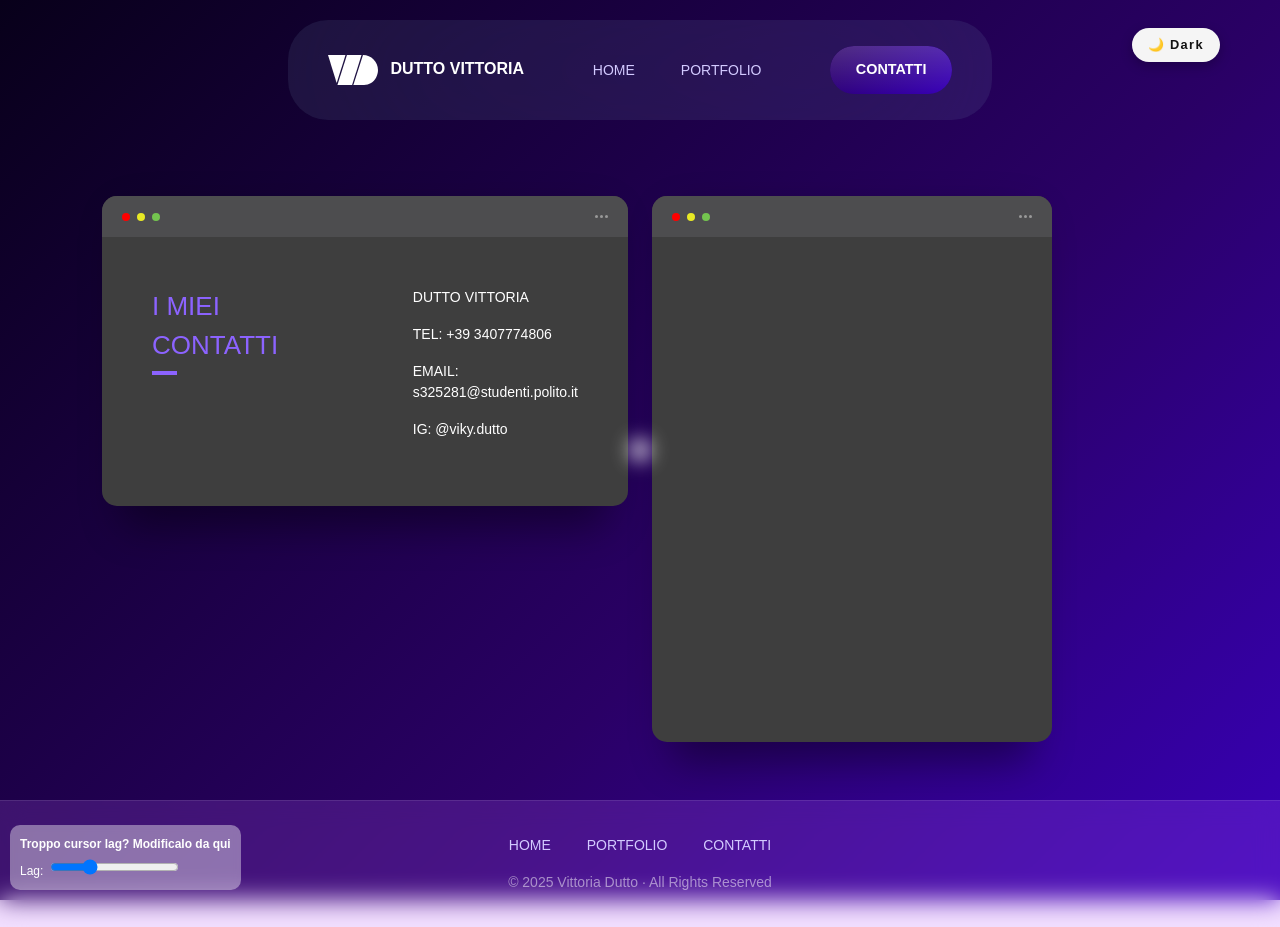
<file: DUP_contatti.html>
<!DOCTYPE html>
<html lang="it">
<head>
  <meta charset="UTF-8" />
  <meta name="viewport" content="width=device-width, initial-scale=1.0" />
  <title>VITTORIA DUTTO</title>
  <link rel="icon" type="image/png" href="img/LOGO_VD_NERO0.svg" />

  <!-- Bootstrap CSS -->
  <link href="https://cdn.jsdelivr.net/npm/bootstrap@5.3.3/dist/css/bootstrap.min.css" rel="stylesheet" />

  <!-- CSS -->
  <link rel="stylesheet" href="css/style.css" />

  <!-- JS -->
  <script src="DUP_javascript.js" defer></script>
</head>

<body>

  <!-- ================================================================ NAVBAR ================================================================ -->
  <nav class="navbar navbar-expand-lg custom-navbar fixed-top">
    <div class="container">
      <a class="navbar-brand text-white fw-bold" href="index.html">
        <img src="img/LOGO_VD0.svg" alt="Logo" width="50" height="50" />
        <span class="ms-2">DUTTO VITTORIA</span>
      </a>

      <button class="navbar-toggler bg-light" type="button" data-bs-toggle="collapse" data-bs-target="#navbarNav">
        <span class="navbar-toggler-icon"></span>
      </button>

      <div class="collapse navbar-collapse justify-content-center" id="navbarNav">
        <ul class="navbar-nav mb-2 mb-lg-0">
          <li class="nav-item"><a class="nav-link" href="index.html">HOME</a></li>
          <li class="nav-item"><a class="nav-link" href="DUP_portfolio.html">PORTFOLIO</a></li>
        </ul>
      </div>

      <a href="DUP_contatti.html" class="btn btn-purple ms-3">CONTATTI</a>
    </div>
  </nav>

  <!-- ============================================================= THEME TOGGLE ============================================================= -->
  <div class="theme-toggle-wrapper">
    <button id="toggle-theme" class="btn theme-toggle-btn">🌙 Dark</button>
  </div>

  <!-- =============================================================== CONTENUTI =============================================================== -->
  <div class="container my-5 pt-5">
    <div class="row g-4">

      <!-- =================================================== RIQUADRO CONTATTI =================================================== -->
      <div class="col-12 col-lg-6">
        <div class="background">
          <div class="screen">
            <div class="screen-header">
              <div class="screen-header-left">
                <div class="screen-header-button close"></div>
                <div class="screen-header-button maximize"></div>
                <div class="screen-header-button minimize"></div>
              </div>
              <div class="screen-header-right">
                <div class="screen-header-ellipsis"></div>
                <div class="screen-header-ellipsis"></div>
                <div class="screen-header-ellipsis"></div>
              </div>
            </div>

            <div class="screen-body">
              <div class="screen-body-item left">
                <div class="app-title">
                  <span>I MIEI</span>
                  <span>CONTATTI</span>
                </div>
              </div>

              <div class="screen-body-item">
                <div class="app-form">
                  <div class="app-form-group"><p>DUTTO VITTORIA</p></div>
                  <div class="app-form-group"><p>TEL: +39 3407774806</p></div>
                  <div class="app-form-group"><p>EMAIL: s325281@studenti.polito.it</p></div>
                  <div class="app-form-group"><p>IG: @viky.dutto</p></div>
                </div>
              </div>
            </div>

          </div>
        </div>
      </div>

      <!-- =================================================== MAPPA =================================================== -->
      <div class="col-12 col-lg-6">
        <div class="background">
          <div class="screen">
            <div class="screen-header">
              <div class="screen-header-left">
                <div class="screen-header-button close"></div>
                <div class="screen-header-button maximize"></div>
                <div class="screen-header-button minimize"></div>
              </div>
              <div class="screen-header-right">
                <div class="screen-header-ellipsis"></div>
                <div class="screen-header-ellipsis"></div>
                <div class="screen-header-ellipsis"></div>
              </div>
            </div>

            <div class="screen-body">
              <div class="screen-body-item">
                <iframe
                  src="https://www.google.com/maps/embed?pb=!1m18!1m12!1m3!1d57495.212183054246!2d7.514989392581892!3d44.392075395418665!2m3!1f0!2f0!3f0!3m2!1i1024!2i768!4f13.1!3m3!1m2!1s0x12cd6938c78138a7%3A0x135d6bcb1726e647!2s12100%20Cuneo%20CN!5e1!3m2!1sit!2sit!4v1767712771998!5m2!1sit!2sit"
                  width="600"
                  height="450"
                  style="border:0;"
                  allowfullscreen=""
                  loading="lazy"
                  referrerpolicy="no-referrer-when-downgrade">
                </iframe>
              </div>
            </div>

          </div>
        </div>
      </div>

    </div>
  </div>

  <!-- Bootstrap JS -->
  <script src="https://cdn.jsdelivr.net/npm/bootstrap@5.3.3/dist/js/bootstrap.bundle.min.js"></script>

  <!-- ================================================================ FOOTER ================================================================ -->
  <footer class="custom-footer text-center py-4 mt-auto">
    <div class="container">
      <div class="mb-3">
        <a href="index.html" class="footer-link mx-3">HOME</a>
        <a href="portfolio.html" class="footer-link mx-3">PORTFOLIO</a>
        <a href="contatti.html" class="footer-link mx-3">CONTATTI</a>
      </div>
      <p class="mb-0 text-white-50">© 2025 Vittoria Dutto · All Rights Reserved</p>
    </div>
  </footer>

</body>
</html>
</file>
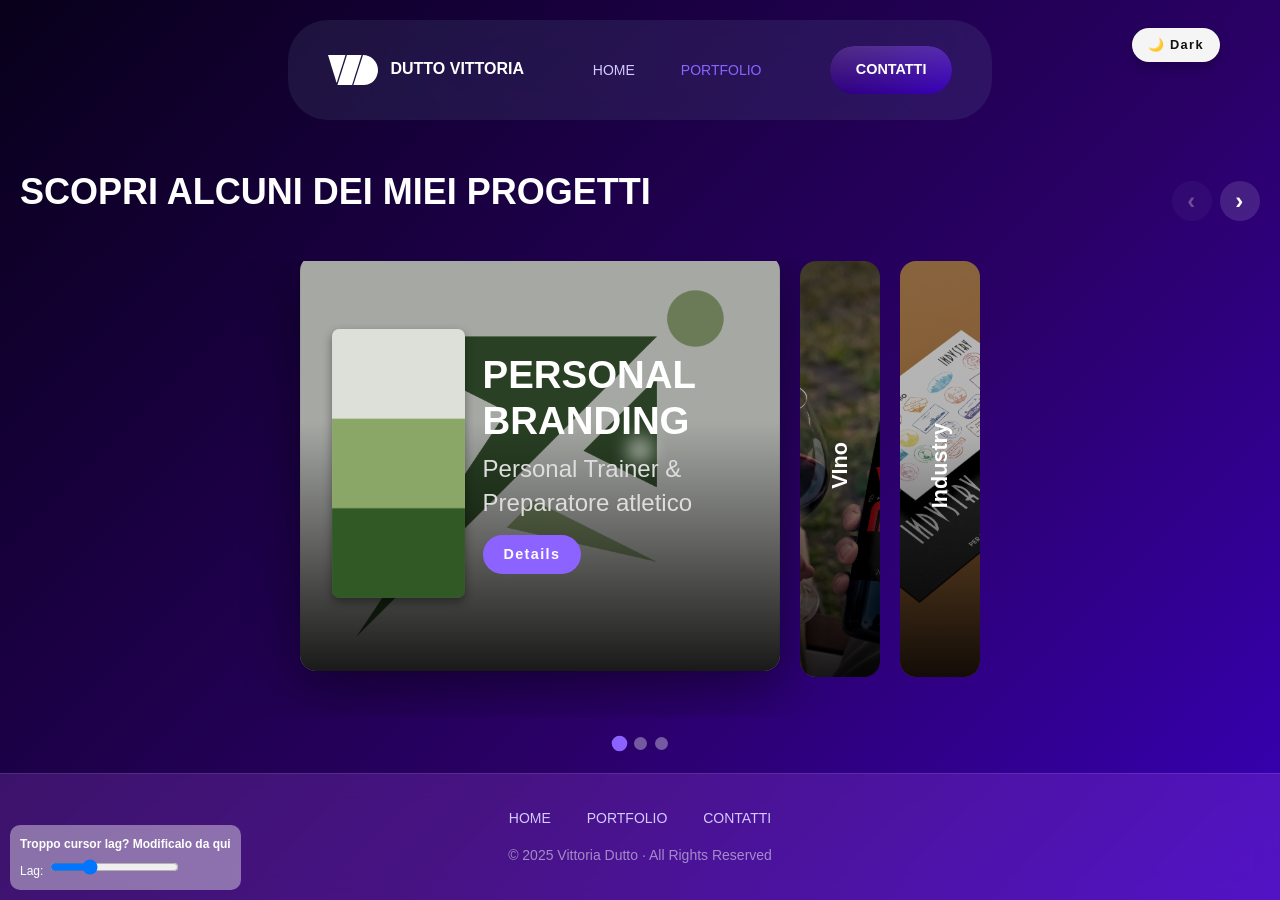
<file: DUP_portfolio.html>
<!DOCTYPE html>
<html lang="it">
<head>
  <meta charset="UTF-8" />
  <meta name="viewport" content="width=device-width, initial-scale=1.0" />
  <title>VITTORIA DUTTO</title>
  <link rel="icon" type="image/png" href="img/LOGO_VD_NERO0.svg" />

  <!-- Bootstrap CSS -->
  <link href="https://cdn.jsdelivr.net/npm/bootstrap@5.3.3/dist/css/bootstrap.min.css" rel="stylesheet" />

  <!-- CSS -->
  <link rel="stylesheet" href="css/style.css" />

  <!-- JS -->
  <script src="DUP_javascript.js" defer></script>
</head>

<body>

  <!-- ================================================================ NAVBAR ================================================================ -->
  <nav class="navbar navbar-expand-lg custom-navbar fixed-top">
    <div class="container">
      <a class="navbar-brand text-white fw-bold" href="index.html">
        <img src="img/LOGO_VD0.svg" alt="Logo" width="50" height="50" />
        <span class="ms-2">DUTTO VITTORIA</span>
      </a>

      <button class="navbar-toggler bg-light" type="button" data-bs-toggle="collapse" data-bs-target="#navbarNav">
        <span class="navbar-toggler-icon"></span>
      </button>

      <div class="collapse navbar-collapse justify-content-center" id="navbarNav">
        <ul class="navbar-nav mb-2 mb-lg-0">
          <li class="nav-item"><a class="nav-link" href="index.html">HOME</a></li>
          <li class="nav-item"><a class="nav-link active" href="DUP_portfolio.html">PORTFOLIO</a></li>
        </ul>
      </div>

      <a href="DUP_contatti.html" class="btn btn-purple ms-3">CONTATTI</a>
    </div>
  </nav>

  <!-- ============================================================= THEME TOGGLE ============================================================= -->
  <div class="theme-toggle-wrapper">
    <button id="toggle-theme" class="btn theme-toggle-btn">🌙 Dark</button>
  </div>

  <!-- =========================================================== PROGETTI =========================================================== -->
  <section>
    <div class="head">
      <h2>SCOPRI ALCUNI DEI MIEI PROGETTI</h2>

      <div class="controls">
        <button id="prev" class="nav-btn" aria-label="Prev">‹</button>
        <button id="next" class="nav-btn" aria-label="Next">›</button>
      </div>
    </div>

    <div class="slider">
      <div class="track" id="track">

        <article class="project-card" active>
          <img class="project-card__bg" src="img/PROGETTO 1/Pittogramma_PT.png" alt="" />
          <div class="project-card__content">
            <img class="project-card__thumb" src="img/PROGETTO 1/img_hover_p10.png" alt="" />
            <div>
              <h3 class="project-card__title">PERSONAL BRANDING</h3>
              <p class="project-card__desc">Personal Trainer & Preparatore atletico</p>
              <button class="project-card__btn" onclick="window.location.href='DUP_progetto_1.html'">Details</button>
            </div>
          </div>
        </article>

        <article class="project-card">
          <img class="project-card__bg" src="img/PROGETTO 2/ETICHETTE 2024.png" alt="" />
          <div class="project-card__content">
            <img class="project-card__thumb" src="img/PROGETTO 2/img_hover_p20.png" alt="" />
            <div>
              <h3 class="project-card__title">VIno</h3>
              <p class="project-card__desc">Progettazione etichette</p>
              <button class="project-card__btn" onclick="window.location.href='DUP_progetto_2.html'">Details</button>
            </div>
          </div>
        </article>

        <article class="project-card">
          <img class="project-card__bg" src="img/PROGETTO 3/FEDELITY CAARD.png" alt="" />
          <div class="project-card__content">
            <img class="project-card__thumb" src="img/PROGETTO 3/img_hover_p30.png" alt="" />
            <div>
              <h3 class="project-card__title">Industry</h3>
              <p class="project-card__desc">Progettazione campagna pubblicitaria</p>
              <button class="project-card__btn" onclick="window.location.href='DUP_progetto_3.html'">Details</button>
            </div>
          </div>
        </article>

      </div>
    </div>

    <div class="dots" id="dots"></div>
  </section>

  <!-- Bootstrap JS -->
  <script src="https://cdn.jsdelivr.net/npm/bootstrap@5.3.3/dist/js/bootstrap.bundle.min.js"></script>

  <!-- ================================================================ FOOTER ================================================================ -->
  <footer class="custom-footer text-center py-4 mt-auto">
    <div class="container">
      <div class="mb-3">
        <a href="index.html" class="footer-link mx-3">HOME</a>
        <a href="portfolio.html" class="footer-link mx-3">PORTFOLIO</a>
        <a href="contatti.html" class="footer-link mx-3">CONTATTI</a>
      </div>
      <p class="mb-0 text-white-50">© 2025 Vittoria Dutto · All Rights Reserved</p>
    </div>
  </footer>

</body>
</html>
</file>
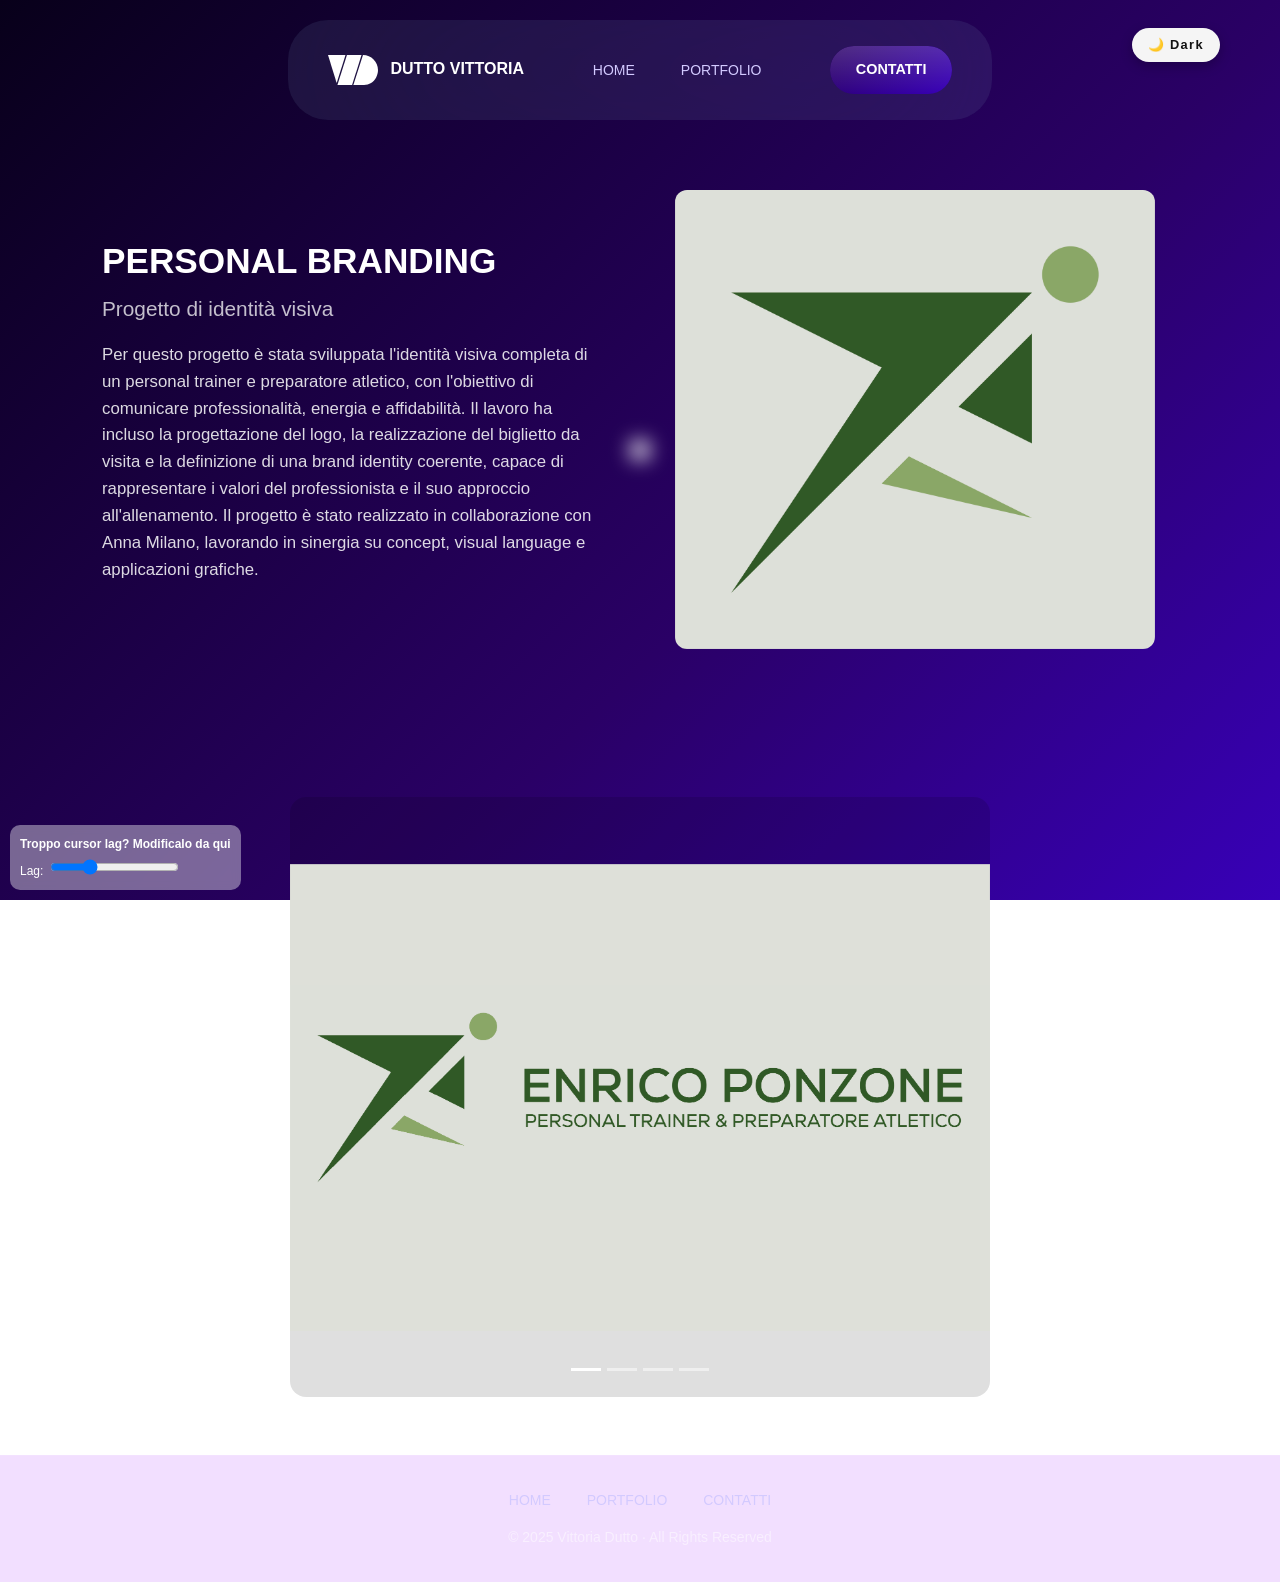
<file: DUP_progetto_1.html>
<!DOCTYPE html>
<html lang="it">
<head>
  <meta charset="UTF-8" />
  <meta name="viewport" content="width=device-width, initial-scale=1.0" />
  <title>VITTORIA DUTTO</title>
  <link rel="icon" type="image/png" href="img/LOGO_VD_NERO0.svg" />

  <link href="https://cdn.jsdelivr.net/npm/bootstrap@5.3.3/dist/css/bootstrap.min.css" rel="stylesheet" />
  <link rel="stylesheet" href="css/style.css" />
  <script src="DUP_javascript.js" defer></script>
</head>

<body>

  <!-- ================================================================ NAVBAR ================================================================ -->
  <nav class="navbar navbar-expand-lg custom-navbar fixed-top">
    <div class="container">
      <a class="navbar-brand text-white fw-bold" href="index.html">
        <img src="img/LOGO_VD0.svg" alt="Logo" width="50" height="50" />
        <span class="ms-2">DUTTO VITTORIA</span>
      </a>

      <button class="navbar-toggler bg-light" type="button" data-bs-toggle="collapse" data-bs-target="#navbarNav">
        <span class="navbar-toggler-icon"></span>
      </button>

      <div class="collapse navbar-collapse justify-content-center" id="navbarNav">
        <ul class="navbar-nav mb-2 mb-lg-0">
          <li class="nav-item"><a class="nav-link" href="index.html">HOME</a></li>
          <li class="nav-item"><a class="nav-link" href="DUP_portfolio.html">PORTFOLIO</a></li>
        </ul>
      </div>

      <a href="DUP_contatti.html" class="btn btn-purple ms-3">CONTATTI</a>
    </div>
  </nav>

  <!-- ============================================================= THEME TOGGLE ============================================================= -->
  <div class="theme-toggle-wrapper">
    <button id="toggle-theme" class="btn theme-toggle-btn">🌙 Dark</button>
  </div>

  <!-- HERO PROGETTO -->
  <section class="project-hero">
    <div class="container">
      <div class="row">

        <div class="col-12 col-lg-6 project-hero-text">
          <h1 class="fw-bold">PERSONAL BRANDING</h1>
          <h2>Progetto di identità visiva</h2>
          <p>
            Per questo progetto è stata sviluppata l'identità visiva completa di un personal trainer e preparatore atletico, con
            l'obiettivo di comunicare professionalità, energia e affidabilità.
            Il lavoro ha incluso la progettazione del logo, la realizzazione del biglietto
            da visita e la definizione di una brand identity coerente, capace di rappresentare i valori del professionista
            e il suo approccio all'allenamento.
            Il progetto è stato realizzato in collaborazione con Anna Milano, lavorando in sinergia su concept, visual
            language e applicazioni grafiche.
          </p>
        </div>

        <div class="col-12 col-lg-6 project-hero-image">
          <img src="img/PROGETTO 1/Pittogramma_PT.png" alt="Logo Personal Trainer" />
        </div>

      </div>
    </div>
  </section>

  <!-- GALLERY -->
  <section class="project-gallery py-5">
    <div class="container">
      <div id="carouselProgetto1" class="carousel slide" data-bs-ride="carousel">

        <div class="carousel-indicators">
          <button type="button" data-bs-target="#carouselProgetto1" data-bs-slide-to="0" class="active" aria-current="true" aria-label="Slide 1"></button>
          <button type="button" data-bs-target="#carouselProgetto1" data-bs-slide-to="1" aria-label="Slide 2"></button>
          <button type="button" data-bs-target="#carouselProgetto1" data-bs-slide-to="2" aria-label="Slide 3"></button>
          <button type="button" data-bs-target="#carouselProgetto1" data-bs-slide-to="3" aria-label="Slide 4"></button>
        </div>

        <div class="carousel-inner rounded-4 overflow-hidden">
          <div class="carousel-item active">
            <img src="img/PROGETTO 1/logo0.png" class="d-block w-100" alt="Slide 1 progetto 1" />
          </div>
          <div class="carousel-item">
            <img src="img/PROGETTO 1/biglietto da visita0.png" class="d-block w-100" alt="Slide 2 progetto 1" />
          </div>
          <div class="carousel-item">
            <img src="img/PROGETTO 1/borraccia0.png" class="d-block w-100" alt="Slide 3 progetto 1" />
          </div>
          <div class="carousel-item">
            <img src="img/PROGETTO 1/t-shirt0.png" class="d-block w-100" alt="Slide 4 progetto 1" />
          </div>
        </div>

        <button class="carousel-control-prev" type="button" data-bs-target="#carouselProgetto1" data-bs-slide="prev">
          <span class="carousel-control-prev-icon" aria-hidden="true"></span>
          <span class="visually-hidden">Precedente</span>
        </button>
        <button class="carousel-control-next" type="button" data-bs-target="#carouselProgetto1" data-bs-slide="next">
          <span class="carousel-control-next-icon" aria-hidden="true"></span>
          <span class="visually-hidden">Successiva</span>
        </button>

      </div>
    </div>
  </section>

  <script src="https://cdn.jsdelivr.net/npm/bootstrap@5.3.3/dist/js/bootstrap.bundle.min.js"></script>

  <!-- ================================================================ FOOTER ================================================================ -->
  <footer class="custom-footer text-center py-4 mt-auto">
    <div class="container">
      <div class="mb-3">
        <a href="index.html" class="footer-link mx-3">HOME</a>
        <a href="portfolio.html" class="footer-link mx-3">PORTFOLIO</a>
        <a href="contatti.html" class="footer-link mx-3">CONTATTI</a>
      </div>
      <p class="mb-0 text-white-50">© 2025 Vittoria Dutto · All Rights Reserved</p>
    </div>
  </footer>

</body>
</html>
</file>
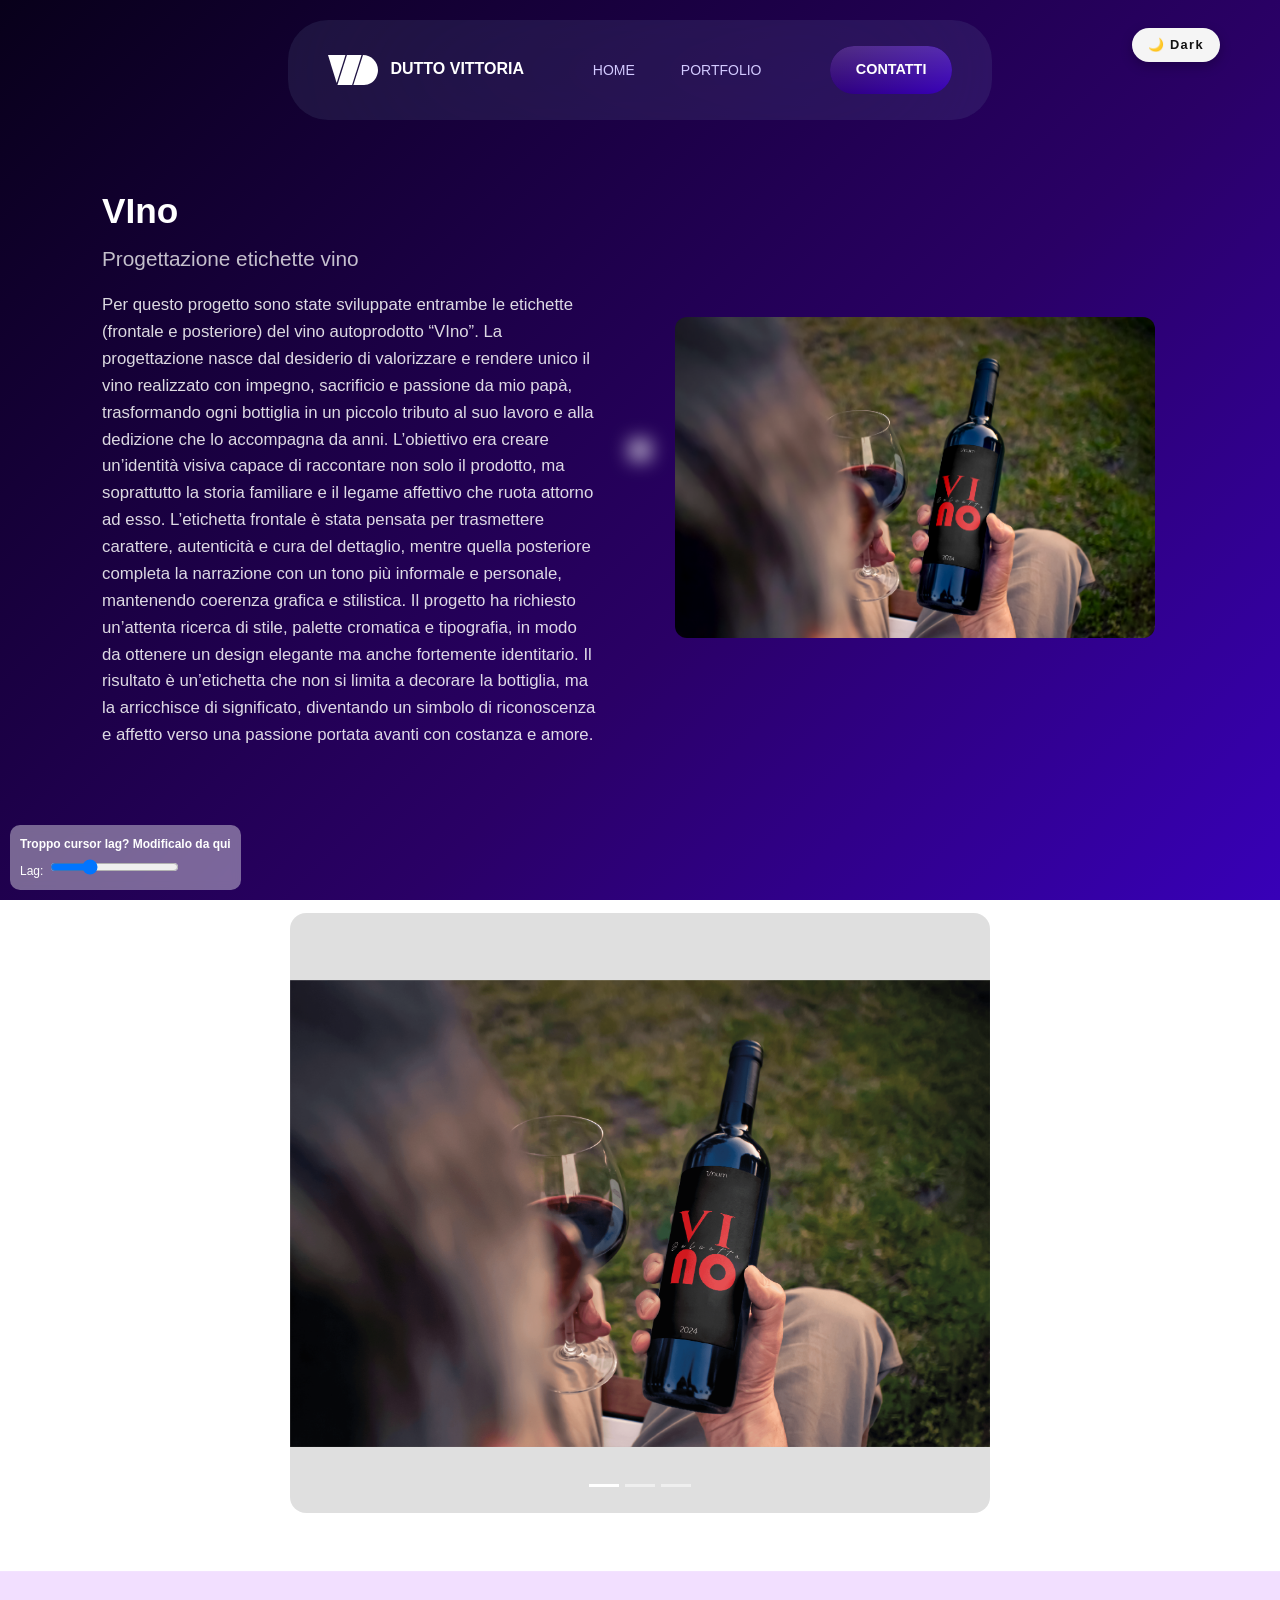
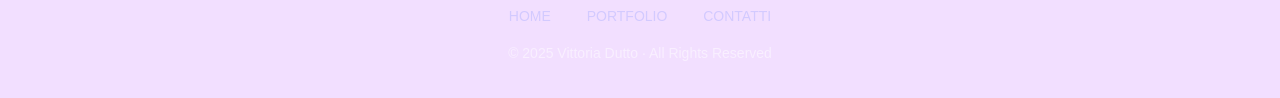
<file: DUP_progetto_2.html>
<!DOCTYPE html>
<html lang="it">
<head>
  <meta charset="UTF-8" />
  <meta name="viewport" content="width=device-width, initial-scale=1.0" />
  <title>VIno</title>
  <link rel="icon" type="image/png" href="img/LOGO_VD_NERO0.svg" />

  <!-- Bootstrap CSS -->
  <link href="https://cdn.jsdelivr.net/npm/bootstrap@5.3.3/dist/css/bootstrap.min.css" rel="stylesheet" />

  <!-- CSS -->
  <link rel="stylesheet" href="css/style.css" />

  <!-- JS -->
  <script src="DUP_javascript.js" defer></script>
</head>

<body>

  <!-- ================================================================ NAVBAR ================================================================ -->
  <nav class="navbar navbar-expand-lg custom-navbar fixed-top">
    <div class="container">
      <a class="navbar-brand text-white fw-bold" href="index.html">
        <img src="img/LOGO_VD0.svg" alt="Logo" width="50" height="50" />
        <span class="ms-2">DUTTO VITTORIA</span>
      </a>

      <button class="navbar-toggler bg-light" type="button" data-bs-toggle="collapse" data-bs-target="#navbarNav">
        <span class="navbar-toggler-icon"></span>
      </button>

      <div class="collapse navbar-collapse justify-content-center" id="navbarNav">
        <ul class="navbar-nav mb-2 mb-lg-0">
          <li class="nav-item"><a class="nav-link" href="index.html">HOME</a></li>
          <li class="nav-item"><a class="nav-link" href="DUP_portfolio.html">PORTFOLIO</a></li>
        </ul>
      </div>

      <a href="DUP_contatti.html" class="btn btn-purple ms-3">CONTATTI</a>
    </div>
  </nav>

  <!-- ============================================================= THEME TOGGLE ============================================================= -->
  <div class="theme-toggle-wrapper">
    <button id="toggle-theme" class="btn theme-toggle-btn">🌙 Dark</button>
  </div>

  <!-- ================================================================ HERO PROGETTO ================================================================ -->
  <section class="project-hero">
    <div class="container">
      <div class="row">

        <!-- COLONNA SINISTRA: TESTO -->
        <div class="col-12 col-lg-6 project-hero-text">
          <h1 class="fw-bold">VIno</h1>
          <h2>Progettazione etichette vino</h2>

          <p>
            Per questo progetto sono state sviluppate entrambe le etichette (frontale e posteriore) del vino autoprodotto “VIno”.
            La progettazione nasce dal desiderio di valorizzare e rendere unico il vino realizzato con impegno, sacrificio e passione
            da mio papà, trasformando ogni bottiglia in un piccolo tributo al suo lavoro e alla dedizione che lo accompagna da anni.
            L’obiettivo era creare un’identità visiva capace di raccontare non solo il prodotto, ma soprattutto la storia familiare e
            il legame affettivo che ruota attorno ad esso. L’etichetta frontale è stata pensata per trasmettere carattere, autenticità e
            cura del dettaglio, mentre quella posteriore completa la narrazione con un tono più informale e personale, mantenendo coerenza
            grafica e stilistica.
            Il progetto ha richiesto un’attenta ricerca di stile, palette cromatica e tipografia, in modo da ottenere un design elegante ma
            anche fortemente identitario. Il risultato è un’etichetta che non si limita a decorare la bottiglia, ma la arricchisce di significato,
            diventando un simbolo di riconoscenza e affetto verso una passione portata avanti con costanza e amore.
          </p>
        </div>

        <!-- COLONNA DESTRA: IMMAGINE -->
        <div class="col-12 col-lg-6 project-hero-image">
          <img src="img/PROGETTO 2/ETICHETTE 2024.png" alt="Etichetta frontale vino" />
        </div>

      </div>
    </div>
  </section>

  <!-- ================================================================ GALLERY / CAROSELLO ================================================================ -->
  <section class="project-gallery py-5">
    <div class="container">
      <div id="carouselProgetto2" class="carousel slide" data-bs-ride="carousel">

        <!-- PUNTINI -->
        <div class="carousel-indicators">
          <button type="button" data-bs-target="#carouselProgetto2" data-bs-slide-to="0" class="active" aria-current="true" aria-label="Slide 1"></button>
          <button type="button" data-bs-target="#carouselProgetto2" data-bs-slide-to="1" aria-label="Slide 2"></button>
          <button type="button" data-bs-target="#carouselProgetto2" data-bs-slide-to="2" aria-label="Slide 3"></button>
        </div>

        <!-- SLIDES -->
        <div class="carousel-inner rounded-4 overflow-hidden">
          <div class="carousel-item active">
            <img src="img/PROGETTO 2/mockup0.png" class="d-block w-100" alt="Slide 1 progetto 2" />
          </div>
          <div class="carousel-item">
            <img src="img/PROGETTO 2/fronte0.png" class="d-block w-100" alt="Slide 2 progetto 2" />
          </div>
          <div class="carousel-item">
            <img src="img/PROGETTO 2/retro0.png" class="d-block w-100" alt="Slide 3 progetto 2" />
          </div>
        </div>

        <!-- FRECCE -->
        <button class="carousel-control-prev" type="button" data-bs-target="#carouselProgetto2" data-bs-slide="prev">
          <span class="carousel-control-prev-icon" aria-hidden="true"></span>
          <span class="visually-hidden">Precedente</span>
        </button>
        <button class="carousel-control-next" type="button" data-bs-target="#carouselProgetto2" data-bs-slide="next">
          <span class="carousel-control-next-icon" aria-hidden="true"></span>
          <span class="visually-hidden">Successiva</span>
        </button>

      </div>
    </div>
  </section>

  <!-- Bootstrap JS -->
  <script src="https://cdn.jsdelivr.net/npm/bootstrap@5.3.3/dist/js/bootstrap.bundle.min.js"></script>

  <!-- ================================================================ FOOTER ================================================================ -->
  <footer class="custom-footer text-center py-4 mt-auto">
    <div class="container">
      <div class="mb-3">
        <a href="index.html" class="footer-link mx-3">HOME</a>
        <a href="portfolio.html" class="footer-link mx-3">PORTFOLIO</a>
        <a href="contatti.html" class="footer-link mx-3">CONTATTI</a>
      </div>
      <p class="mb-0 text-white-50">© 2025 Vittoria Dutto · All Rights Reserved</p>
    </div>
  </footer>

</body>
</html>
</file>
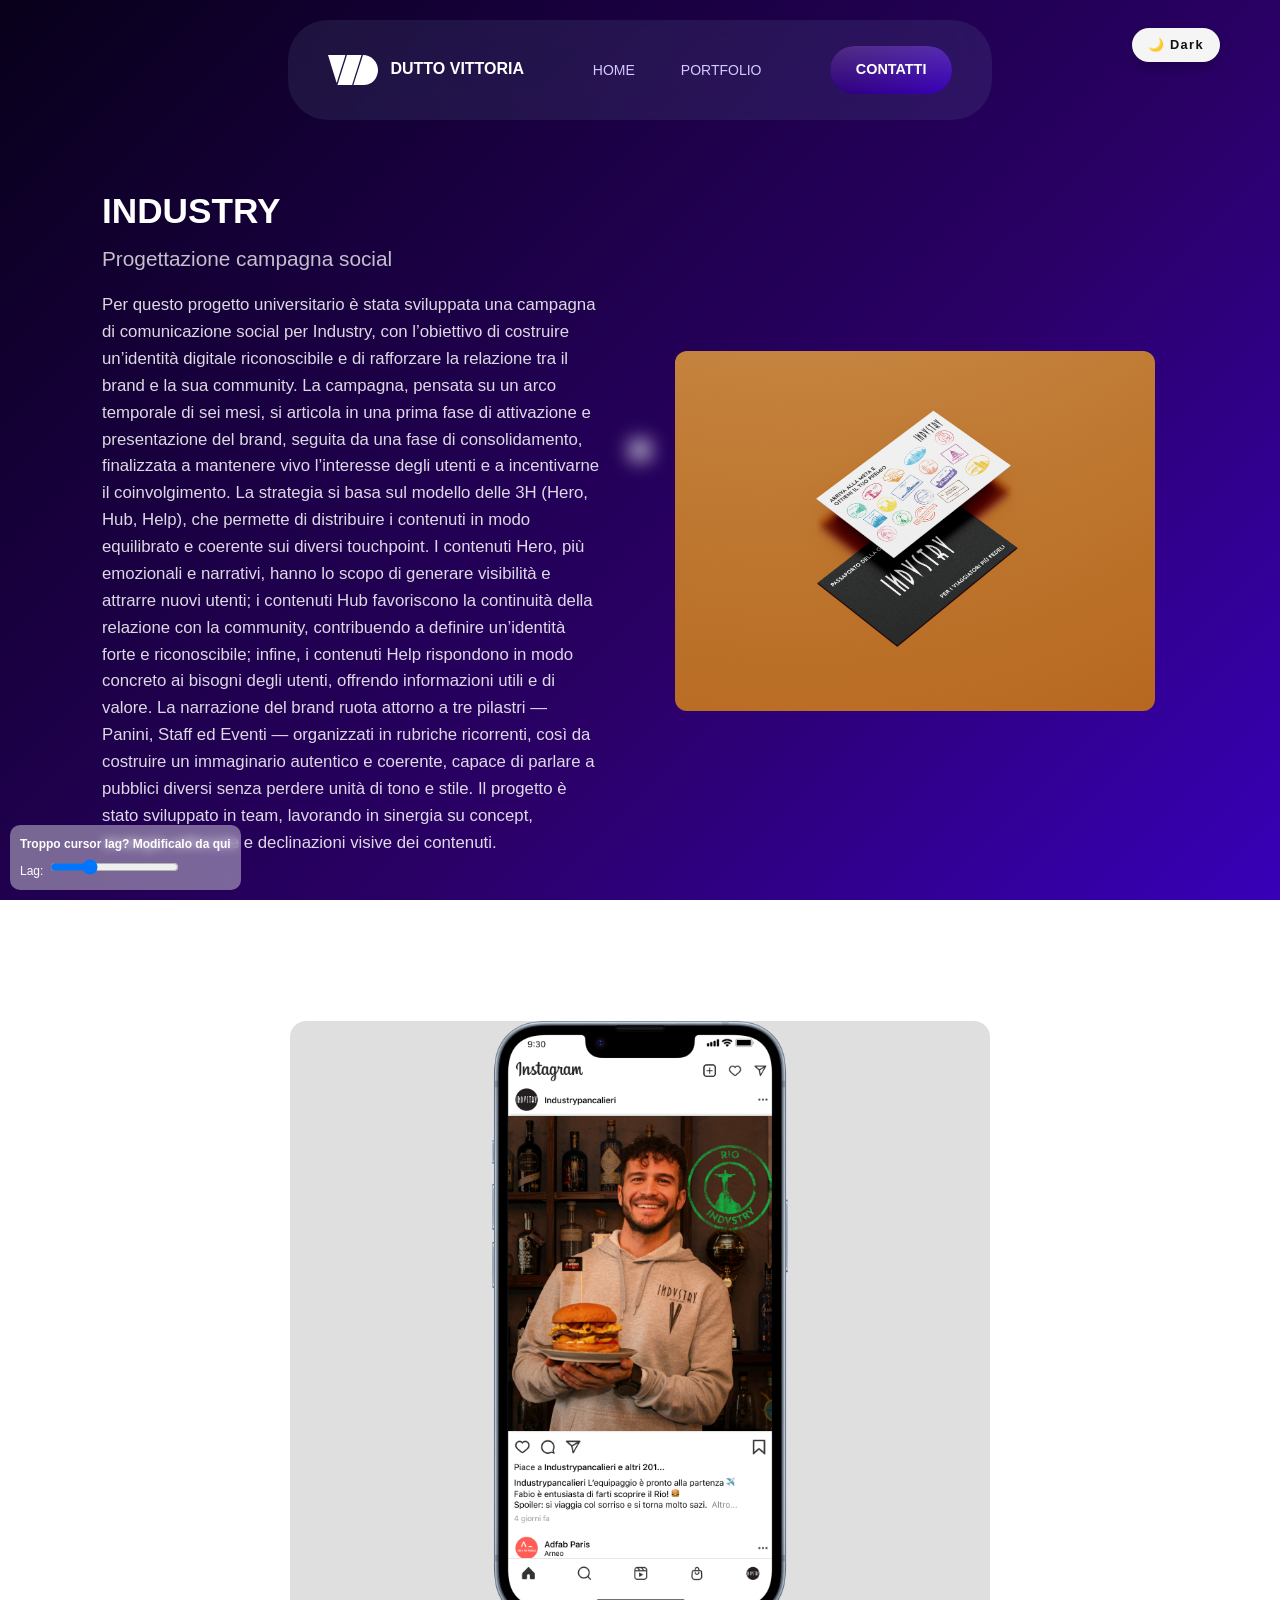
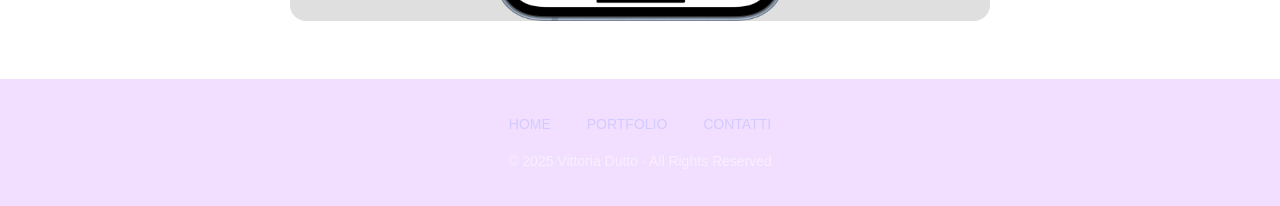
<file: DUP_progetto_3.html>
<!DOCTYPE html>
<html lang="it">
<head>
  <meta charset="UTF-8" />
  <meta name="viewport" content="width=device-width, initial-scale=1.0" />
  <title>VITTORIA DUTTO</title>
  <link rel="icon" type="image/png" href="img/LOGO_VD_NERO0.svg" />

  <!-- Bootstrap CSS -->
  <link href="https://cdn.jsdelivr.net/npm/bootstrap@5.3.3/dist/css/bootstrap.min.css" rel="stylesheet" />

  <!-- CSS -->
  <link rel="stylesheet" href="css/style.css" />

  <!-- JS -->
  <script src="DUP_javascript.js" defer></script>
</head>

<body>

  <!-- ================================================================ NAVBAR ================================================================ -->
  <nav class="navbar navbar-expand-lg custom-navbar fixed-top">
    <div class="container">
      <a class="navbar-brand text-white fw-bold" href="index.html">
        <img src="img/LOGO_VD0.svg" alt="Logo" width="50" height="50" />
        <span class="ms-2">DUTTO VITTORIA</span>
      </a>

      <button class="navbar-toggler bg-light" type="button" data-bs-toggle="collapse" data-bs-target="#navbarNav">
        <span class="navbar-toggler-icon"></span>
      </button>

      <div class="collapse navbar-collapse justify-content-center" id="navbarNav">
        <ul class="navbar-nav mb-2 mb-lg-0">
          <li class="nav-item"><a class="nav-link" href="index.html">HOME</a></li>
          <li class="nav-item"><a class="nav-link" href="DUP_portfolio.html">PORTFOLIO</a></li>
        </ul>
      </div>

      <a href="DUP_contatti.html" class="btn btn-purple ms-3">CONTATTI</a>
    </div>
  </nav>

  <!-- ============================================================= THEME TOGGLE ============================================================= -->
  <div class="theme-toggle-wrapper">
    <button id="toggle-theme" class="btn theme-toggle-btn">🌙 Dark</button>
  </div>

  <!-- ================================================================ HERO PROGETTO ================================================================ -->
  <section class="project-hero">
    <div class="container">
      <div class="row">

        <!-- COLONNA SINISTRA: TESTO -->
        <div class="col-12 col-lg-6 project-hero-text">
          <h1 class="fw-bold">INDUSTRY</h1>
          <h2>Progettazione campagna social</h2>

          <p>
            Per questo progetto universitario è stata sviluppata una campagna di comunicazione social per Industry, con
            l’obiettivo di costruire un’identità digitale riconoscibile e di rafforzare la relazione tra il brand e la sua
            community. La campagna, pensata su un arco temporale di sei mesi, si articola in una prima fase di attivazione
            e presentazione del brand, seguita da una fase di consolidamento, finalizzata a mantenere vivo l’interesse degli
            utenti e a incentivarne il coinvolgimento.
            La strategia si basa sul modello delle 3H (Hero, Hub, Help), che permette di distribuire i contenuti in modo equilibrato
            e coerente sui diversi touchpoint. I contenuti Hero, più emozionali e narrativi, hanno lo scopo di generare visibilità e
            attrarre nuovi utenti; i contenuti Hub favoriscono la continuità della relazione con la community, contribuendo a definire
            un’identità forte e riconoscibile; infine, i contenuti Help rispondono in modo concreto ai bisogni degli utenti, offrendo
            informazioni utili e di valore.
            La narrazione del brand ruota attorno a tre pilastri — Panini, Staff ed Eventi — organizzati in rubriche ricorrenti, così
            da costruire un immaginario autentico e coerente, capace di parlare a pubblici diversi senza perdere unità di tono e stile.
            Il progetto è stato sviluppato in team, lavorando in sinergia su concept, strategia editoriale e declinazioni visive dei contenuti.
          </p>
        </div>

        <!-- COLONNA DESTRA: IMMAGINE -->
        <div class="col-12 col-lg-6 project-hero-image">
          <img src="img/PROGETTO 3/FEDELITY CAARD.png" alt="Anteprima progetto Industry" />
        </div>

      </div>
    </div>
  </section>

  <!-- ================================================================ GALLERY / CAROSELLO ================================================================ -->
  <section class="project-gallery py-5">
    <div class="container">
      <div id="carouselProgetto3" class="carousel slide" data-bs-ride="carousel">

        <!-- PUNTINI -->
        <div class="carousel-indicators">
          <button type="button" data-bs-target="#carouselProgetto3" data-bs-slide-to="0" class="active" aria-current="true" aria-label="Slide 1"></button>
          <button type="button" data-bs-target="#carouselProgetto3" data-bs-slide-to="1" aria-label="Slide 2"></button>
          <button type="button" data-bs-target="#carouselProgetto3" data-bs-slide-to="2" aria-label="Slide 3"></button>
          <button type="button" data-bs-target="#carouselProgetto3" data-bs-slide-to="3" aria-label="Slide 4"></button>
          <button type="button" data-bs-target="#carouselProgetto3" data-bs-slide-to="4" aria-label="Slide 5"></button>
          <button type="button" data-bs-target="#carouselProgetto3" data-bs-slide-to="5" aria-label="Slide 6"></button>
        </div>

        <!-- SLIDES -->
        <div class="carousel-inner rounded-4 overflow-hidden">
          <div class="carousel-item active">
            <img src="img/PROGETTO 3/STAFF & MENU.png" class="d-block w-100" alt="Slide 1 progetto 3" />
          </div>
          <div class="carousel-item">
            <img src="img/PROGETTO 3/EVENTI DELLA SETTIMANA-1.png" class="d-block w-100" alt="Slide 2 progetto 3" />
          </div>
          <div class="carousel-item">
            <img src="img/PROGETTO 3/PROFILO STAFF.png" class="d-block w-100" alt="Slide 3 progetto 3" />
          </div>
          <div class="carousel-item">
            <img src="img/PROGETTO 3/UGC PANINO.png" class="d-block w-100" alt="Slide 4 progetto 3" />
          </div>
          <div class="carousel-item">
            <img src="img/PROGETTO 3/INGREDIENTI PRODOTTO.png" class="d-block w-100" alt="Slide 5 progetto 3" />
          </div>
          <div class="carousel-item">
            <img src="img/PROGETTO 3/FOTO BACKSTAGE.png" class="d-block w-100" alt="Slide 6 progetto 3" />
          </div>
        </div>

        <!-- FRECCE -->
        <button class="carousel-control-prev" type="button" data-bs-target="#carouselProgetto3" data-bs-slide="prev">
          <span class="carousel-control-prev-icon" aria-hidden="true"></span>
          <span class="visually-hidden">Precedente</span>
        </button>
        <button class="carousel-control-next" type="button" data-bs-target="#carouselProgetto3" data-bs-slide="next">
          <span class="carousel-control-next-icon" aria-hidden="true"></span>
          <span class="visually-hidden">Successiva</span>
        </button>

      </div>
    </div>
  </section>

  <!-- Bootstrap JS -->
  <script src="https://cdn.jsdelivr.net/npm/bootstrap@5.3.3/dist/js/bootstrap.bundle.min.js"></script>

  <!-- ================================================================ FOOTER ================================================================ -->
  <footer class="custom-footer text-center py-4 mt-auto">
    <div class="container">
      <div class="mb-3">
        <a href="index.html" class="footer-link mx-3">HOME</a>
        <a href="portfolio.html" class="footer-link mx-3">PORTFOLIO</a>
        <a href="contatti.html" class="footer-link mx-3">CONTATTI</a>
      </div>
      <p class="mb-0 text-white-50">© 2025 Vittoria Dutto · All Rights Reserved</p>
    </div>
  </footer>

</body>
</html>
</file>
<file: css/style.css>
/* ===================================================================================== */
/* RESET + BASE                                                                           */
/* ===================================================================================== */

*,
*::before,
*::after {
  box-sizing: border-box;
  -webkit-font-smoothing: antialiased;
  -moz-osx-font-smoothing: grayscale;
  margin: 0;
  padding: 0;
}

html {
  height: 100%;
}

body {
  height: 100%;
  min-height: 100vh;
  margin: 0;
  padding-top: 100px; /* spazio sotto navbar */

  background: linear-gradient(135deg, #08001a 0%, #2a0066 60%, #3800b8 100%);
  background-repeat: no-repeat;
  background-size: cover;
  background-attachment: fixed;

  font-family: 'Poppins', sans-serif;
  font-size: 12px;
  color: #ffffff;

  display: flex;
  flex-direction: column;
}

/* Mantieni Montserrat solo per button e input */
button,
input {
  font-family: 'Montserrat', sans-serif;
  font-weight: 700;
  letter-spacing: 1.4px;
}

.hero p {
  font-size: 16px;
  line-height: 1.6;
}


/* ===================================================================================== */
/* NAVBAR                                                                                */
/* ===================================================================================== */

.custom-navbar {
  background: rgba(144, 187, 218, 0.1);
  backdrop-filter: blur(100px);
  border-radius: 40px;
  margin: 20px auto;
  width: 55%;
  padding: 10px 30px;
}

.navbar .nav-link {
  color: #d3caff;
  margin: 0 15px;
  font-weight: 500;
  transition: color 0.3s ease;
}

.navbar .nav-link:hover,
.navbar .nav-link.active {
  color: #8c63ff;
}

.custom-navbar .navbar-brand {
  font-size: clamp(0.8rem, 1.5vw, 1rem);
}



/* ===================================================================================== */
/* BOTTONE "CONTATTI"                                                                    */
/* ===================================================================================== */

.btn-purple {
  position: relative;
  display: inline-block;
  color: #fff;
  font-weight: 600;
  padding: 0.8rem 1.8rem;
  border: none;
  border-radius: 50px;
  background: linear-gradient(135deg, #2a0066, #3800b8);
  overflow: hidden;
  transition: all 0.3s ease;
  box-shadow: 0px 0px 0px rgba(223, 210, 255, 0.6);
}

.btn-purple::before {
  content: "";
  position: absolute;
  inset: 0;
  background: linear-gradient(to bottom, rgba(255, 255, 255, 0.25), rgba(255, 255, 255, 0));
  opacity: 0.7;
  transition: opacity 0.3s ease;
  border-radius: 50px;
}

.btn-purple:hover::before {
  opacity: 1;
}

.btn-purple:hover {
  transform: translateY(-2px) scale(1.03);
  box-shadow: 1px 1px 1px rgba(223, 210, 255, 0.6);
}

.custom-navbar .btn-purple {
  font-size: clamp(0.7rem, 1.2vw, 0.9rem);
  padding: clamp(0.4rem, 1vw, 0.8rem) clamp(0.8rem, 2vw, 1.8rem);
}


/* ===================================================================================== */
/* HERO                                                                                  */
/* ===================================================================================== */

.hero {
  min-height: 100vh;
  padding-top: 10%;
  display: flex;
  flex-direction: column;
  justify-content: flex-start;
  align-items: center;
  text-align: center;
}


/* ===================================================================================== */
/* FOOTER                                                                                */
/* ===================================================================================== */

.custom-footer {
  background: rgba(191, 94, 255, 0.2);
  backdrop-filter: blur(12px);
  border-top: 1px solid rgba(255, 255, 255, 0.1);
  margin-top: auto;
  width: 100%;
}

.footer-link {
  color: #d3caff;
  font-weight: 500;
  text-decoration: none;
  transition: color 0.3s ease;
}

.footer-link:hover {
  color: #8c63ff;
}


/* ===================================================================================== */
/* CONTATTI (stile "screen")                                                             */
/* ===================================================================================== */

.background {
  display: flex;
  min-height: auto;
}

.container {
  flex: 0 1 700px;
  margin: auto;
  padding: 10px;
}

.screen {
  position: relative;
  background: #3e3e3e;
  border-radius: 15px;
}

.screen:after {
  content: '';
  display: block;
  position: absolute;
  top: 0;
  left: 20px;
  right: 20px;
  bottom: 0;
  border-radius: 15px;
  box-shadow: 0 20px 40px rgba(0, 0, 0, .4);
  z-index: -1;
}

.screen-header {
  display: flex;
  align-items: center;
  padding: 10px 20px;
  background: #4d4d4f;
  border-top-left-radius: 15px;
  border-top-right-radius: 15px;
}

.screen-header-left {
  margin-right: auto;
}

.screen-header-button {
  display: inline-block;
  width: 8px;
  height: 8px;
  margin-right: 3px;
  border-radius: 8px;
  background: rgb(255, 0, 0);
}

.screen-header-button.maximize {
  background: #e8e925;
}

.screen-header-button.minimize {
  background: #74c54f;
}

.screen-header-right {
  display: flex;
}

.screen-header-ellipsis {
  width: 3px;
  height: 3px;
  margin-left: 2px;
  border-radius: 8px;
  background: #999;
}

.screen-body {
  display: flex;
}

.screen-body-item {
  flex: 1;
  padding: 50px;
}

.screen-body-item.left {
  display: flex;
  flex-direction: column;
}

.app-title {
  display: flex;
  flex-direction: column;
  position: relative;
  color: #8c63ff;
  font-size: 26px;
}

.app-title:after {
  content: '';
  display: block;
  position: absolute;
  left: 0;
  bottom: -10px;
  width: 25px;
  height: 4px;
  background: #8c63ff;
}

.app-form-group {
  margin-bottom: 15px;
}

@media screen and (max-width: 520px) {
  .screen-body {
    flex-direction: column;
  }

  .screen-body-item.left {
    margin-bottom: 10px;
  }

  .app-title {
    flex-direction: row;
  }

  .app-title span {
    margin-right: 12px;
  }

  .app-title:after {
    display: none;
  }
}

@media screen and (max-width: 600px) {
  .screen-body {
    padding: 40px;
  }

  .screen-body-item {
    padding: 0;
  }
}


/* ===================================================================================== */
/* RESPONSIVE NAVBAR + VARIE                                                             */
/* ===================================================================================== */

@media (max-width: 768px) {
  .custom-navbar {
    width: 100%;
    margin: 0;
    border-radius: 0;
    padding: 0.6rem 1rem;
  }

  .hero {
    padding-top: 80px;
    text-align: center;
  }

  .custom-navbar .navbar-brand img {
    width: 32px;
    height: 32px;
  }

  .custom-navbar .navbar-brand {
    font-size: 0.8rem;
    margin-right: auto;
  }

  .custom-navbar .btn-purple {
    padding: 0.45rem 1.1rem;
    font-size: 0.75rem;
  }
}

@media (max-width: 600px) {
  .screen-body {
    padding: 20px;
  }
}

@media (max-width: 480px) {
  .screen-body-item {
    padding: 15px;
  }
}

@media (min-width: 1200px) {
  body {
    font-size: 14px;
  }
}


/* ===================================================================================== */
/* PORTFOLIO - CAROSELLO PROGETTI (custom)                                                */
/* ===================================================================================== */

:root {
  --gap: 1.25rem;
  --speed: 0.55s cubic-bezier(0.25, 0.46, 0.45, 0.94);
  --closed: 5rem;
  --open: 30rem;
  --accent: #8c63ff;
}

.head {
  max-width: 1400px;
  margin: auto;
  padding: 70px 20px 40px;
  display: flex;
  justify-content: space-between;
  align-items: flex-end;
  gap: 2rem;
}

.head h2 {
  font: 400 1.5rem/1.2 Inter, sans-serif;
  color: #fff;
  font-weight: bolder;
  
}

@media (min-width: 1024px) {
  .head h2 {
    font-size: 2.25rem;
    font-weight: bolder;
  }
}

.nav-btn {
  width: 2.5rem;
  height: 2.5rem;
  border: none;
  border-radius: 50%;
  background: rgba(255, 255, 255, 0.12);
  color: #fff;
  font-size: 1.5rem;
  display: flex;
  align-items: center;
  justify-content: center;
  cursor: pointer;
  transition: 0.3s;
}

.nav-btn:hover {
  background: var(--accent);
}

.nav-btn:disabled {
  opacity: 0.3;
  cursor: default;
}

.slider {
  max-width: 1400px;
  margin: auto;
  overflow: hidden;
}

.controls {
  display: flex;
  flex-direction: row;
  gap: 0.5rem;
}

.slider .track {
  display: flex;
  gap: var(--gap);
  align-items: flex-start;
  justify-content: center;
  scroll-behavior: smooth;
  scroll-snap-type: x mandatory;
  padding-bottom: 40px;
}

.slider .track::-webkit-scrollbar {
  display: none;
}


.project-card {
  position: relative;
  flex: 0 0 var(--closed);
  height: 26rem;
  border-radius: 1rem;
  overflow: hidden;
  cursor: pointer;
  transition: flex-basis var(--speed), transform var(--speed);
}

.project-card[active] {
  flex-basis: var(--open);
  transform: translateY(-6px);
  box-shadow: 0 18px 55px rgba(0, 0, 0, 0.45);
}

.project-card__bg {
  position: absolute;
  inset: 0;
  width: 100%;
  height: 100%;
  object-fit: cover;
  filter: brightness(0.75) saturate(75%);
  transition: filter 0.3s, transform var(--speed);
}

.project-card:hover .project-card__bg {
  filter: brightness(0.9) saturate(100%);
  transform: scale(1.06);
}

.project-card__content {
  position: absolute;
  inset: 0;
  display: flex;
  flex-direction: column;
  justify-content: center;
  align-items: center;
  gap: 0.7rem;
  padding: 0;
  background: linear-gradient(transparent 40%, rgba(0, 0, 0, 0.85) 100%);
  z-index: 2;
}

.project-card__title {
  color: #fff;
  font-weight: 700;
  font-size: 1.35rem;
  writing-mode: vertical-rl;
  transform: rotate(180deg);
}

.project-card__thumb,
.project-card__desc,
.project-card__btn {
  display: none;
}

.project-card[active] .project-card__content {
  flex-direction: row;
  align-items: center;
  padding: 1.2rem 2rem;
  gap: 1.1rem;
}

.project-card[active] .project-card__title {
  writing-mode: horizontal-tb;
  transform: none;
  font-size: 2.4rem;
}

.project-card[active] .project-card__thumb,
.project-card[active] .project-card__desc,
.project-card[active] .project-card__btn {
  display: block;
}

.project-card__thumb {
  width: 133px;
  height: 269px;
  border-radius: 0.45rem;
  object-fit: cover;
  box-shadow: 0 4px 10px rgba(0, 0, 0, 0.4);
}

.project-card__desc {
  color: #ddd;
  font-size: 1.5rem;
  line-height: 1.4;
  max-width: 16rem;
}

.project-card__btn {
  padding: 0.55rem 1.3rem;
  border: none;
  border-radius: 9999px;
  background: var(--accent);
  color: #fff;
  font-size: 0.9rem;
  font-weight: 600;
  cursor: pointer;
}

.project-card__btn:hover {
  background: #361a81;
}

.dots {
  display: flex;
  gap: 0.5rem;
  justify-content: center;
  padding: 20px 0;
}

.dot {
  width: 13px;
  height: 13px;
  border-radius: 50%;
  background: rgba(255, 255, 255, 0.35);
  cursor: pointer;
  transition: 0.3s;
}

.dot.active {
  background: var(--accent);
  transform: scale(1.2);
}

@media (max-width: 767px) {
  :root {
    --closed: 4rem;
    --open: 22rem;
  }

  .head {
    padding: 50px 20px 30px;
  }

  .slider .track {
    flex-direction: column;
    scroll-snap-type: y mandatory;
    align-items: center;
    justify-content: flex-start;
    padding-bottom: 0;
  }

  .project-card {
    height: 20rem;
  }

  .project-card__title {
    font-size: 1.1rem;
    writing-mode: horizontal-tb;
    transform: none;
    text-align: center;
    padding-inline: 0.3rem;
  }

  .nav-btn {
    width: 2rem;
    height: 2rem;
    font-size: 1.2rem;
  }
}

@media (max-width: 767px) {
  :root {
    --closed: 100%;
    --open: 100%;
    --gap: 0.8rem;
  }

  .head {
    padding: 30px 15px 20px;
    flex-direction: column;
    align-items: flex-start;
    gap: 1rem;
  }

  .slider {
    padding: 0 15px;
  }

  .slider .track {
    flex-direction: column;
    scroll-snap-type: y mandatory;
    gap: 0.8rem;
    padding-bottom: 20px;
  }

  .project-card {
    height: auto;
    min-height: 80px;
    flex: 0 0 auto;
    width: 100%;
    scroll-snap-align: start;
  }

  .project-card[active] {
    min-height: 300px;
    transform: none;
    box-shadow: 0 8px 25px rgba(0, 0, 0, 0.3);
  }

  .project-card__content {
    flex-direction: row;
    justify-content: flex-start;
    padding: 1rem;
    align-items: center;
    gap: 1rem;
  }

  .project-card__title {
    writing-mode: horizontal-tb;
    transform: none;
    font-size: 1.2rem;
    margin-right: auto;
  }

  .project-card__thumb,
  .project-card__desc,
  .project-card__btn {
    display: none;
  }

  .project-card[active] .project-card__content {
    align-items: flex-start;
    padding: 1.5rem;
  }

  .project-card[active] .project-card__title {
    font-size: 1.8rem;
    margin-bottom: 1rem;
    margin-top: 2rem;
  }

  .project-card[active] .project-card__thumb {
    width: 200px;
    height: 267px;
    border-radius: 0.35rem;
    margin-bottom: 1rem;
  }

  .project-card[active] .project-card__desc {
    font-size: 0.95rem;
    max-width: 100%;
    margin-bottom: 1rem;
  }

  .project-card[active] .project-card__btn {
    align-self: center;
    width: 100%;
    text-align: center;
    padding: 0.7rem;
  }

  .dots {
    display: none;
  }

  .controls {
    width: 100%;
    justify-content: space-between;
    padding: 0 15px 20px;
  }

  .nav-btn {
    position: static;
    transform: none;
  }
}


/* ===================================================================================== */
/* INDEX - SKILLS/CERTIFICATI (MARQUEE)                                                    */
/* ===================================================================================== */

.page {
  min-height: auto;
  display: grid;
  place-items: center;
  padding: 10px 32px;
}

/* Variabili SOLO per marquee (evita conflitti con il carosello progetti) */
.marquee {
  --card-bg: rgba(255, 255, 255, 0.50);
  --card-border: rgba(255, 255, 255, 0.5);
  --radius: 20px;
  --gap: 24px;
  --blur: 7.5px;
  --shadow: 0 1px 0 rgba(0, 0, 0, .02), 0 10px 30px rgba(0, 0, 0, .08);
  --duration: 15s;

  width: min(1600px, 50%);
  overflow: hidden;
  padding: 8px;
  position: relative;
}

.marquee .track {
  display: flex;
  gap: var(--gap);
  width: max-content;
  animation: scroll var(--duration) linear infinite;
  will-change: transform;
}

.marquee:hover .track {
  animation-play-state: paused;
}

@keyframes scroll {
  from { transform: translateX(0); }
  to   { transform: translateX(-50%); }
}

.card {
  display: flex;
  flex-direction: column;
  align-items: flex-start;
  justify-content: space-between;
  gap: 67px;
  width: clamp(260px, 28vw, 390px);
  height: 340px;
  padding: 32px;
  border-radius: var(--radius);
  border: 1px solid var(--card-border);
  background: var(--card-bg);
  backdrop-filter: blur(var(--blur));
  -webkit-backdrop-filter: blur(var(--blur));
  box-shadow: var(--shadow);
}

.logo {
  color: #000;
  line-height: 0;
}

.stat .percent {
  font-weight: 800;
  letter-spacing: .5px;
  font-size: clamp(20px, 3vw, 20px);
}

.stat .desc {
  margin: 10px 0 0;
  line-height: 1.35;
  color: rgba(0, 0, 0, .75);
  font-size: clamp(10px, 2vw, 10px);
}

.author {
  width: 100%;
  display: flex;
  align-items: center;
  justify-content: space-between;
  gap: 16px;
}

.name {
  font-weight: 700;
  font-size: 16px;
}

@media (max-width: 900px) {
  .page {
    padding: 20px;
  }

  .marquee .track {
    gap: 18px;
  }

  .card {
    gap: 48px;
    padding: 28px;
  }
}

@media (max-width: 520px) {
  .card {
    width: clamp(240px, 80vw, 360px);
    padding: 24px;
    gap: 36px;
  }

  .stat .desc {
    font-size: 14px;
  }
}

@media (prefers-reduced-motion: reduce) {
  .marquee .track {
    animation-duration: 0.001s;
  }
}


/* ===================================================================================== */
/* PAGINE PROGETTO - HERO + GALLERY                                                      */
/* ===================================================================================== */

.project-hero {
  padding: 80px 0;
}

.project-hero .row {
  align-items: center;
}

.project-hero-text {
  padding-right: 40px;
}

.project-hero h1 {
  font-size: 2.2rem;
  margin-bottom: 15px;
}

.project-hero h2 {
  font-size: 1.3rem;
  color: rgba(255, 255, 255, 0.75);
  margin-bottom: 20px;
}

.project-hero p {
  font-size: 1.05rem;
  line-height: 1.6;
  color: rgba(255, 255, 255, 0.85);
}

.project-hero-image {
  display: flex;
  justify-content: center;
}

.project-hero-image img {
  max-width: 480px;
  width: 100%;
  border-radius: 12px;
  display: block;
}

@media (max-width: 992px) {
  .project-hero {
    padding-top: 60px;
    padding-bottom: 60px;
  }

  .project-hero-text {
    padding-right: 0;
    text-align: center;
    margin-bottom: 30px;
  }

  .project-hero-image img {
    max-width: 340px;
  }
}

.project-gallery .carousel-inner {
  max-width: 700px;
  margin: 0 auto;
  border-radius: 20px;
  overflow: hidden;
}

.project-gallery .carousel-item img {
  height: 600px;
  object-fit: contain;
  background: #00000020;
}

@media (max-width: 768px) {
  .project-gallery .carousel-item img {
    height: 260px;
  }
}


/* ===================================================================================== */
/* DARK MODE + TOGGLE                                                                    */
/* ===================================================================================== */

body.dark-mode {
  background: linear-gradient(135deg, #050014 0%, #16003d 60%, #1f0080 100%);
  color: #ffffff;
}

body.dark-mode .custom-navbar {
  background: rgba(255, 255, 255, 0.08);
}

body.dark-mode .custom-footer {
  background: rgba(255, 255, 255, 0.08);
}

body.dark-mode .card {
  background: rgba(255, 255, 255, 0.15);
  color: #fff;
}

.theme-toggle-wrapper {
  position: fixed;
  top: 28px;
  right: 60px;
  z-index: 9999;
}

@media (max-width: 768px) {
  .theme-toggle-wrapper {
    top: auto;
    bottom: 16px;
    right: 16px;
    transform: scale(0.9);
  }

  .marquee {
    width: 100%;
  }

  .page {
    padding-inline: 16px;
  }
}

.theme-toggle-btn {
  padding: 0.45rem 1rem;
  border-radius: 999px;
  border: none;
  background: #f5f5f5;
  color: #111;
  font-size: 0.8rem;
  font-weight: 600;
  display: inline-flex;
  align-items: center;
  gap: 0.35rem;
  box-shadow: 0 4px 12px rgba(0, 0, 0, 0.25);
  cursor: pointer;
}

.theme-toggle-btn:hover {
  filter: brightness(0.95);
}

body.dark-mode .theme-toggle-btn {
  background: #111;
  color: #f5f5f5;
}



/* ===================================================================================== */
/* HOME - PADDING TESTI SU MOBILE                                                        */
/* ===================================================================================== */

@media (max-width: 992px) {
  .hero .container {
    padding-left: 35px;
    padding-right: 35px;
  }

  .hero h1 {
    font-size: 2rem;
  }

  .hero h2 {
    font-size: 1.2rem;
  }

  .hero p {
    font-size: 0.95rem;
    text-align: justify;
  }
  
}

/* ===================================================================================== */
/* CONTATTI - MAPPA RESPONSIVE (grande su desktop, scalabile su mobile)                   */
/* ===================================================================================== */

.screen-body iframe {
  width: 100% !important;
  height: clamp(260px, 45vh, 450px) !important;  /* cresce su desktop, scala su piccoli */
  display: block;
  border: 0;
  border-radius: 12px;
}


/* ===================================================================================== */
/* CONTATTI - CENTRATURA ORIZZONTALE CARD                                                 */
/* ===================================================================================== */

.container > .row {
  justify-content: center;
}

@media (min-width: 992px) {
  .container > .row {
    max-width: 1100px;
    margin-inline: auto;
  }
}

/* ===================================================================================== */
/* PAGINE PROGETTO - TESTI RESPONSIVE (MOBILE)                                           */
/* ===================================================================================== */

@media (max-width: 992px) {

  /* più margine ai lati del testo */
  .project-hero-text {
    padding-left: 35px;
    padding-right: 35px;
  }

  /* testo giustificato e leggibile */
  .project-hero-text p {
    text-align: justify;
    hyphens: auto;
    font-size: 0.95rem;
    line-height: 1.6;
  }
}


/* ===================================================================================== */
/* HOME - SEZIONE "BENVENUTO NEL MIO MONDO" MOBILE                                        */
/* ===================================================================================== */

@media (max-width: 576px) {

  /* spinge la sezione più in basso rispetto alla foto sopra */
  .content-section {
    margin-top: 100px;
  }

  /* spazio interno più arioso */
  .content-section .container {
    padding-left: 24px;
    padding-right: 24px;
  }

  /* testo ben leggibile */
  .content-section h2 {
    margin-bottom: 12px;
  }
}


/* ===================================================================================== */
/* HOME - "BENVENUTO NEL MIO MONDO" SOTTO LA FOTO (MOBILE)                                */
/* ===================================================================================== */

@media (max-width: 576px) {

  /* crea spazio dopo la foto, prima della sezione "Benvenuto..." */
  .hero {
    padding-bottom: 40px;
    min-height: auto; /* evita che occupi tutta la viewport e "tiri su" la sezione dopo */
  }

  /* spinge la sezione in basso (e le dà respiro laterale) */
  .content-section {
    margin-top: 24px;
    padding-top: 0 !important;  /* annulla il py-5 su mobile, così non si attacca in modo strano */
  }

  .content-section .container {
    padding-left: 24px;
    padding-right: 24px;
  }
}
</file>
